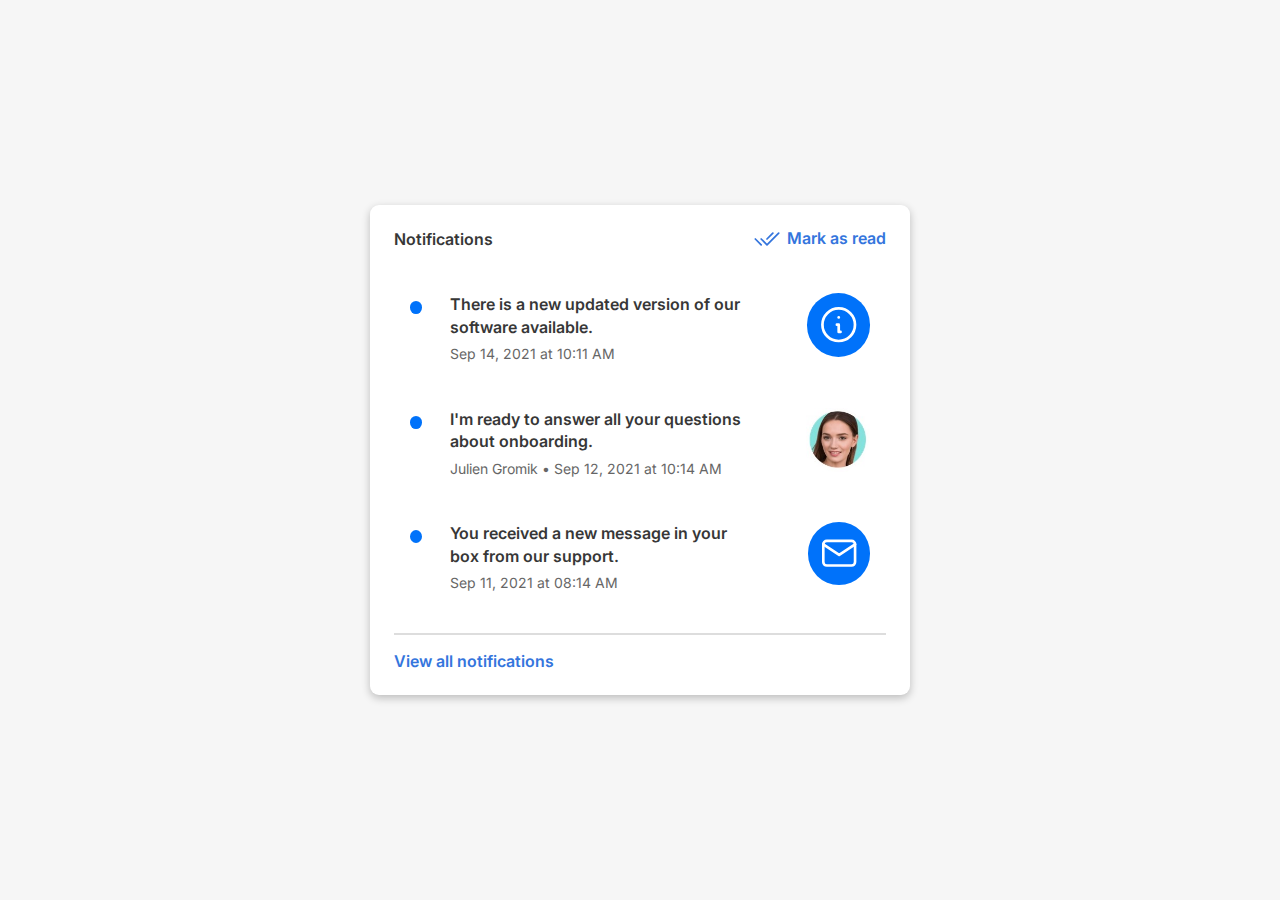
<file: 01-Notifications-Menu/index.html>
<!DOCTYPE html>
<html lang="en">
  <head>
    <meta charset="UTF-8" />
    <meta http-equiv="X-UA-Compatible" content="IE=edge" />
    <meta name="viewport" content="width=device-width, initial-scale=1.0" />
    <title>Web Developer Mentor | Notifications Menu</title>

    <!-- Fonts -->
    <link rel="preconnect" href="https://fonts.googleapis.com" />
    <link rel="preconnect" href="https://fonts.gstatic.com" crossorigin />
    <link
      href="https://fonts.googleapis.com/css2?family=Inter:wght@400;600&display=swap"
      rel="stylesheet"
    />

    <!-- CSS -->
    <link rel="stylesheet" href="style.css" />
  </head>
  <body>
    <main>
      <div class="card-header">
        <p class="noti-text">Notifications</p>
        <p class="read-box">
          <svg
            xmlns="http://www.w3.org/2000/svg"
            class="icon icon-tabler icon-tabler-checks"
            width="44"
            height="44"
            viewBox="0 0 24 24"
            stroke-width="1.5"
            stroke="#2c3e50"
            fill="none"
            stroke-linecap="round"
            stroke-linejoin="round"
          >
            <path stroke="none" d="M0 0h24v24H0z" fill="none" />
            <path d="M7 12l5 5l10 -10" />
            <path d="M2 12l5 5m5 -5l5 -5" />
          </svg>
          <span class="read-text">Mark as read</span>
        </p>
      </div>

      <div class="card-body">
        <ul class="notification-list">
          <li>
            <span class="fill"></span>
            <p class="message">
              There is a new updated version of our software available.
              <span class="message-details">Sep 14, 2021 at 10:11 AM</span>
            </p>
            <svg
              xmlns="http://www.w3.org/2000/svg"
              class="icon icon-tabler icon-tabler-info-circle"
              width="44"
              height="44"
              viewBox="0 0 24 24"
              stroke-width="1.5"
              stroke="#2c3e50"
              fill="none"
              stroke-linecap="round"
              stroke-linejoin="round"
            >
              <path stroke="none" d="M0 0h24v24H0z" fill="none" />
              <circle cx="12" cy="12" r="9" />
              <line x1="12" y1="8" x2="12.01" y2="8" />
              <polyline points="11 12 12 12 12 16 13 16" />
            </svg>
          </li>
          <li>
            <span class="fill"></span>
            <p class="message">
              I'm ready to answer all your questions about onboarding.
              <span class="message-details">
                <span class="sender">Julien Gromik</span> &#x2022; Sep 12, 2021
                at 10:14 AM
              </span>
            </p>
            <img src="avatar.jpg" alt="Julien Gromik" />
          </li>
          <li>
            <span class="fill"></span>
            <p class="message">
              You received a new message in your box from our support.
              <span class="message-details">Sep 11, 2021 at 08:14 AM</span>
            </p>
            <svg
              xmlns="http://www.w3.org/2000/svg"
              class="icon icon-tabler icon-tabler-mail"
              width="44"
              height="44"
              viewBox="0 0 24 24"
              stroke-width="1.5"
              stroke="#2c3e50"
              fill="none"
              stroke-linecap="round"
              stroke-linejoin="round"
            >
              <path stroke="none" d="M0 0h24v24H0z" fill="none" />
              <rect x="3" y="5" width="18" height="14" rx="2" />
              <polyline points="3 7 12 13 21 7" />
            </svg>
          </li>
        </ul>
      </div>

      <div class="card-footer">
        <a href="#" class="view-all">View all notifications</a>
      </div>
    </main>
  </body>
</html>
</file>
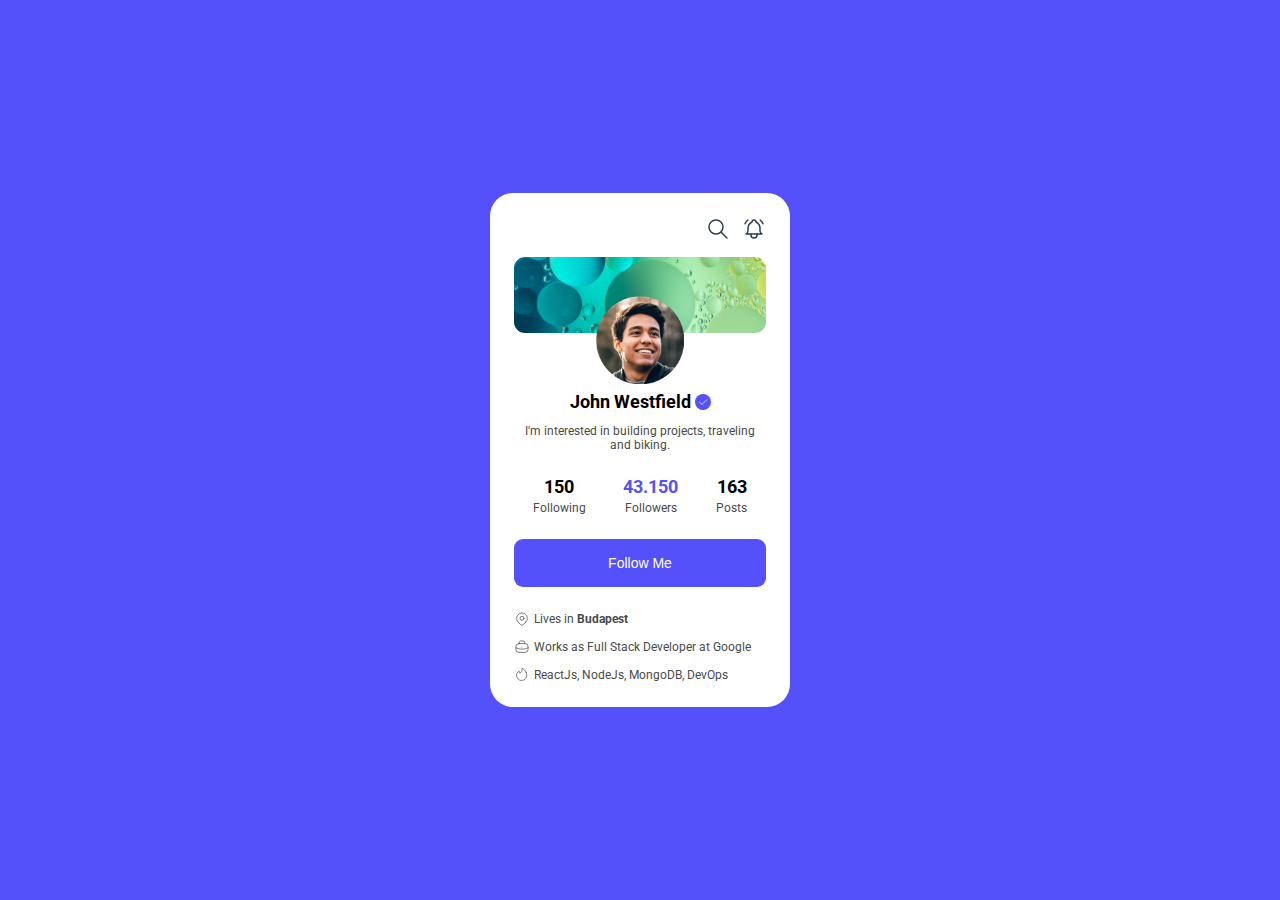
<file: 02-Profile-Widget/index.html>
<!DOCTYPE html>
<html lang="en">
  <head>
    <meta charset="UTF-8" />
    <meta http-equiv="X-UA-Compatible" content="IE=edge" />
    <meta name="viewport" content="width=device-width, initial-scale=1.0" />
    <title>Web Developer Mentor | Profile Widget</title>

    <!-- Fonts -->
    <link rel="preconnect" href="https://fonts.googleapis.com" />
    <link rel="preconnect" href="https://fonts.gstatic.com" crossorigin />
    <link
      href="https://fonts.googleapis.com/css2?family=Roboto:wght@400;500;700&display=swap"
      rel="stylesheet"
    />

    <!-- CSS -->
    <link href="style.css" rel="stylesheet" />
  </head>
  <body>
    <section class="profile-card">
      <div class="profile-header">
        <svg
          xmlns="http://www.w3.org/2000/svg"
          class="icon icon-tabler icon-tabler-search"
          width="44"
          height="44"
          viewBox="0 0 24 24"
          stroke-width="1.5"
          stroke="#2c3e50"
          fill="none"
          stroke-linecap="round"
          stroke-linejoin="round"
        >
          <path stroke="none" d="M0 0h24v24H0z" fill="none" />
          <circle cx="10" cy="10" r="7" />
          <line x1="21" y1="21" x2="15" y2="15" />
        </svg>
        <svg
          xmlns="http://www.w3.org/2000/svg"
          class="icon icon-tabler icon-tabler-bell-ringing"
          width="44"
          height="44"
          viewBox="0 0 24 24"
          stroke-width="1.5"
          stroke="#2c3e50"
          fill="none"
          stroke-linecap="round"
          stroke-linejoin="round"
        >
          <path stroke="none" d="M0 0h24v24H0z" fill="none" />
          <path
            d="M10 5a2 2 0 0 1 4 0a7 7 0 0 1 4 6v3a4 4 0 0 0 2 3h-16a4 4 0 0 0 2 -3v-3a7 7 0 0 1 4 -6"
          />
          <path d="M9 17v1a3 3 0 0 0 6 0v-1" />
          <path d="M21 6.727a11.05 11.05 0 0 0 -2.794 -3.727" />
          <path d="M3 6.727a11.05 11.05 0 0 1 2.792 -3.727" />
        </svg>
      </div>

      <div class="profile-main">
        <div class="profile-img-wrapper">
          <img alt="" class="bg-img" src="assets/background.png" />
          <img alt="John Westfield" class="avatar" src="assets/avatar.png" />
        </div>
        <p class="name">
          John Westfield
          <svg
            xmlns="http://www.w3.org/2000/svg"
            class="icon icon-tabler icon-tabler-check"
            width="44"
            height="44"
            viewBox="0 0 24 24"
            stroke-width="1.5"
            stroke="#2c3e50"
            fill="none"
            stroke-linecap="round"
            stroke-linejoin="round"
          >
            <path stroke="none" d="M0 0h24v24H0z" fill="none" />
            <path d="M5 12l5 5l10 -10" />
          </svg>
        </p>
        <p class="description">
          I'm interested in building projects, traveling and biking.
        </p>
      </div>

      <div class="call-to-action">
        <ul class="profile-stats">
          <!-- Following -->
          <li class="following-count">150</li>
          <li class="following-text">Following</li>
          <!-- Followers -->
          <li class="followers-count">43.150</li>
          <li class="followers-text">Followers</li>
          <!-- Posts -->
          <li class="posts-count">163</li>
          <li class="posts-text">Posts</li>
        </ul>
        <button class="btn-follow-me">Follow Me</button>
      </div>

      <ul class="about-me">
        <li>
          <svg
            width="20"
            height="20"
            viewBox="0 0 20 20"
            fill="none"
            xmlns="http://www.w3.org/2000/svg"
          >
            <circle
              cx="10"
              cy="9.16667"
              r="2.5"
              stroke="#4A4A4A"
              stroke-width="0.916667"
              stroke-linecap="round"
              stroke-linejoin="round"
            />
            <path
              fill-rule="evenodd"
              clip-rule="evenodd"
              d="M14.7142 13.8808L11.1783 17.4167C10.5276 18.0667 9.47323 18.0667 8.82249 17.4167L5.28583 13.8808C2.68243 11.2773 2.6825 7.05627 5.28599 4.45283C7.88948 1.84938 12.1105 1.84938 14.714 4.45283C17.3175 7.05627 17.3176 11.2773 14.7142 13.8808V13.8808Z"
              stroke="#4A4A4A"
              stroke-width="0.916667"
              stroke-linecap="round"
              stroke-linejoin="round"
            />
          </svg>
          <span>Lives in <strong>Budapest</strong></span>
        </li>
        <li>
          <svg
            width="20"
            height="20"
            viewBox="0 0 20 20"
            fill="none"
            xmlns="http://www.w3.org/2000/svg"
          >
            <rect
              x="2.42424"
              y="5.75757"
              width="15.1515"
              height="10.9091"
              rx="3.66667"
              stroke="#4A4A4A"
              stroke-width="0.916667"
              stroke-linecap="round"
              stroke-linejoin="round"
            />
            <path
              d="M6.66667 5.75757V4.09091C6.66667 3.17043 7.41286 2.42424 8.33334 2.42424H11.6667C12.5871 2.42424 13.3333 3.17043 13.3333 4.09091V5.75757"
              stroke="#4A4A4A"
              stroke-width="0.916667"
              stroke-linecap="round"
              stroke-linejoin="round"
            />
            <path
              d="M9.84848 10.147V10.1561"
              stroke="#4A4A4A"
              stroke-width="0.916667"
              stroke-linecap="round"
              stroke-linejoin="round"
            />
            <path
              d="M2.42424 10.9091C7.18935 13.3333 12.8106 13.3333 17.5758 10.9091"
              stroke="#4A4A4A"
              stroke-width="0.916667"
              stroke-linecap="round"
              stroke-linejoin="round"
            />
          </svg>
          <span>Works as Full Stack Developer at Google</span>
        </li>
        <li>
          <svg
            width="21"
            height="21"
            viewBox="0 0 21 21"
            fill="none"
            xmlns="http://www.w3.org/2000/svg"
          >
            <path
              fill-rule="evenodd"
              clip-rule="evenodd"
              d="M15.9226 6.87978C18.0773 11.073 16.3443 16.6903 11.3945 17.5067C4.91196 18.9266 0.587476 11.0124 5.45736 6.37226C5.71743 6.11555 6.43453 5.45063 6.73333 5.23685C6.73333 5.68125 6.96058 8.16164 7.57499 7.90241C10.1 7.90241 10.9417 4.34889 10.5941 1.68333C12.8666 2.87093 14.7914 4.5248 15.9226 6.87978Z"
              stroke="#4A4A4A"
              stroke-width="0.916667"
              stroke-linecap="round"
              stroke-linejoin="round"
            />
          </svg>
          <span>ReactJs, NodeJs, MongoDB, DevOps</span>
        </li>
      </ul>
    </section>
  </body>
</html>
</file>
<file: 01-Notifications-Menu/style.css>
* {
  box-sizing: border-box;
  padding: 0;
  margin: 0;
}

:root {
  --light-blue: #0072fa;
  --dark-blue: #3475dd;
  --greyish-white: #f6f6f6;
}

html {
  font-size: 62.5%;
}

body {
  font-family: "Inter", sans-serif;
  font-weight: 400;

  display: grid;
  place-items: center;
  min-height: 100vh;
  font-size: 1.6rem;
  background-color: var(--greyish-white);
  color: #373737;
  padding: 0 2.4rem;
}

main {
  max-width: 54rem;
  background-color: #fff;
  padding: 1.2rem 2.4rem 2.4rem 2.4rem;
  border-radius: 9px;
  box-shadow: rgba(0, 0, 0, 0.24) 0px 3px 8px;
}

.card-header {
  display: flex;
  justify-content: space-between;
  align-items: center;
  margin-bottom: 1.6rem;
}

.noti-text {
  font-weight: 600;
}

.read-box {
  display: flex;
  align-items: center;
  justify-content: center;
  gap: 0.6rem;
}

.icon-tabler-checks {
  stroke: var(--dark-blue);
  width: 2.8rem;
}

.read-text {
  font-weight: 600;
  color: var(--dark-blue);
  cursor: pointer;
  border-bottom: 2.5px solid #fff;
  transition: all 0.3s;
}

.read-text:hover {
  border-bottom: 2.5px solid var(--dark-blue);
}

.notification-list {
  border-bottom: 2px solid #ddd;
}

.notification-list li {
  list-style: none;

  display: flex;
  align-items: flex-start;
  gap: 2.8rem;
  margin-bottom: 1.2rem;
  padding: 1.6rem;
  border-radius: 11px;
  transition: all 0.3s;
  cursor: pointer;
}

.notification-list li:last-child {
  margin-bottom: 2.4rem;
}

.notification-list li:hover {
  background-color: var(--greyish-white);
}

.notification-list li:hover .message {
  color: var(--dark-blue);
}

.fill {
  width: 18px;
  height: 13px;
  background-color: var(--light-blue);
  border-radius: 50%;
  display: block;
  margin-top: 8px;
}

.message {
  font-weight: 600;
  line-height: 1.4;
  padding-right: 2.6rem;
}

.message-details {
  font-size: 1.4rem;
  font-weight: 400;
  margin-top: 0.6rem;
  color: #666;

  display: block;
}

img {
  width: 14%;
  height: auto;
}

.icon-tabler-mail,
.icon-tabler-info-circle {
  background-color: var(--light-blue);
  stroke: #fff;
  width: 18%;
  height: auto;
  padding: 10px;
  border-radius: 50%;
}

.card-footer {
  padding-top: 1.6rem;
}

.view-all:link,
.view-all:visited {
  color: var(--dark-blue);
  text-decoration: none;
  font-weight: 600;
  transition: all 0.3s;
  border-bottom: 2.5px solid #fff;
}

.view-all:hover,
.view-all:active {
  border-bottom: 2.5px solid var(--dark-blue);
}

/*******************/
/* MEDIA QUERIES */
/*******************/

/* 528px or below */
@media (max-width: 33em) {
  html {
    font-size: 50%;
  }

  .message {
    line-height: 1.2;
  }

  .fill {
    width: 14px;
    height: 10px;
    margin-top: 4px;
  }

  .icon-tabler-mail,
  .icon-tabler-info-circle {
    padding: 6px;
  }
}

/* 400px or below */
@media (max-width: 25em) {
  main {
    padding: 1.2rem;
  }

  .notification-list li {
    gap: 1.8rem;
  }

  .noti-text,
  .read-text,
  .view-all:link,
  .view-all:visited {
    font-size: 1.4rem;
  }

  .message {
    padding-right: 0;
    font-size: 1.4rem;
  }

  .message-details {
    font-size: 1.2rem;
  }

  img {
    width: 16%;
  }

  .icon-tabler-info-circle,
  .icon-tabler-mail {
    width: 20%;
  }
}
</file>
<file: 02-Profile-Widget/style.css>
* {
  box-sizing: border-box;
  padding: 0;
  margin: 0;
}

:root {
  --neon-blue: #5451fa;
  --pale-lavender: #dcdafe;
  --armadillo: #4a4a4a;
  --aluminum: #979797;
}

html {
  font-size: 62.5%;
}

body {
  font-family: "Roboto", sans-serif;
  font-weight: 400;
  background-color: var(--neon-blue);

  display: grid;
  height: 100vh;
  place-items: center;
  padding: 2.4rem;
}

.profile-card {
  max-width: 30rem;
  background-color: #fff;
  padding: 2.4rem;
  border-radius: 23px;
}

.profile-header {
  display: flex;
  gap: 1.2rem;
  justify-content: flex-end;
  margin-bottom: 1.6rem;
}

.profile-header .icon {
  width: 2.4rem;
  height: 2.4rem;
  transition: all 0.3s;
}

.profile-header .icon-tabler-bell-ringing:hover {
  stroke: var(--aluminum);
}

.profile-img-wrapper {
  position: relative;
  margin-bottom: 5.6rem;
}

.bg-img {
  width: 100%;
  height: auto;
  border-radius: 11px;
}

.avatar {
  width: 35%;
  height: auto;

  position: absolute;
  top: 50%;
  left: 50%;
  transform: translateX(-50%);
}

.name {
  font-size: 1.8rem;
  font-weight: 700;
  margin-bottom: 1.2rem;

  display: flex;
  align-items: center;
  justify-content: center;
  gap: 4px;
}

.icon-tabler-check {
  width: 1.6rem;
  height: 1.6rem;
  padding: 2px;
  background-color: var(--neon-blue);
  border-radius: 50%;
  stroke: #fff;
}

.description {
  text-align: center;
  font-size: 1.2rem;
  color: var(--armadillo);
  margin-bottom: 2.4rem;
}

.profile-stats {
  display: grid;
  grid-template-areas:
    "a c e"
    "b d f";
  row-gap: 0.4rem;
  justify-items: center;

  margin-bottom: 2.4rem;
}

.following-count {
  grid-area: a;
}

.following-text {
  grid-area: b;
}

.followers-count {
  grid-area: c;
}

.followers-text {
  grid-area: d;
}

.posts-count {
  grid-area: e;
}

.posts-text {
  grid-area: f;
}

.profile-stats li {
  list-style: none;
}

.profile-stats li:nth-child(even) {
  font-size: 1.2rem;
  color: var(--armadillo);
}

.profile-stats li:nth-child(odd) {
  font-size: 1.8rem;
  font-weight: 700;
}

.followers-count {
  color: var(--neon-blue);
}

.btn-follow-me {
  display: flex;
  align-items: center;
  justify-content: center;
  padding: 1.6rem 3.2rem;
  width: 100%;
  border-radius: 9px;
  border: none;
  cursor: pointer;
  font-size: 1.4rem;
  color: #fff;
  background-color: var(--neon-blue);
  margin-bottom: 2.4rem;
  transition: all 0.3s;
}

.btn-follow-me:hover {
  color: var(--neon-blue);
  background-color: var(--pale-lavender);
}

.about-me li {
  list-style: none;

  display: flex;
  gap: 0.4rem;
  align-items: center;
  color: var(--armadillo);
  font-size: 1.2rem;
}

.about-me li:not(:last-child) {
  margin-bottom: 1.2rem;
}

.about-me li svg {
  width: 1.6rem;
  height: 1.6rem;
}
</file>
